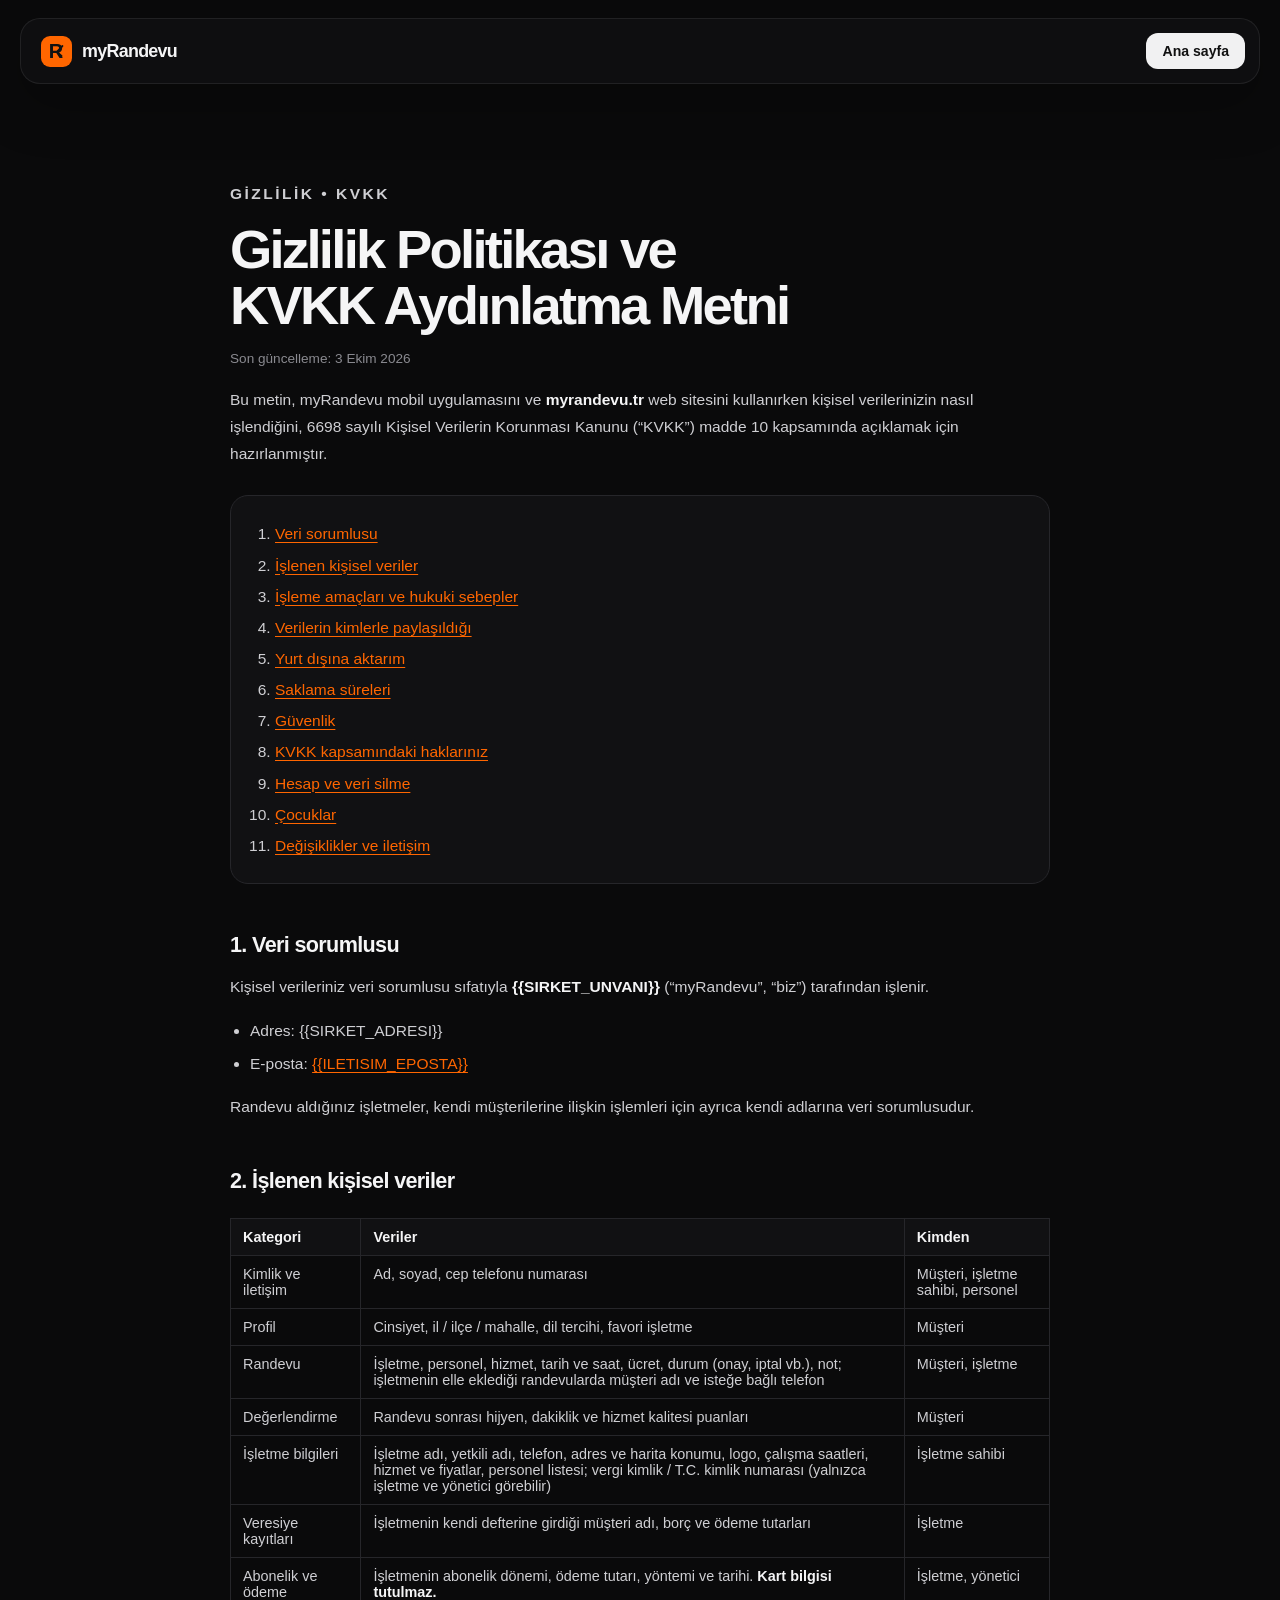
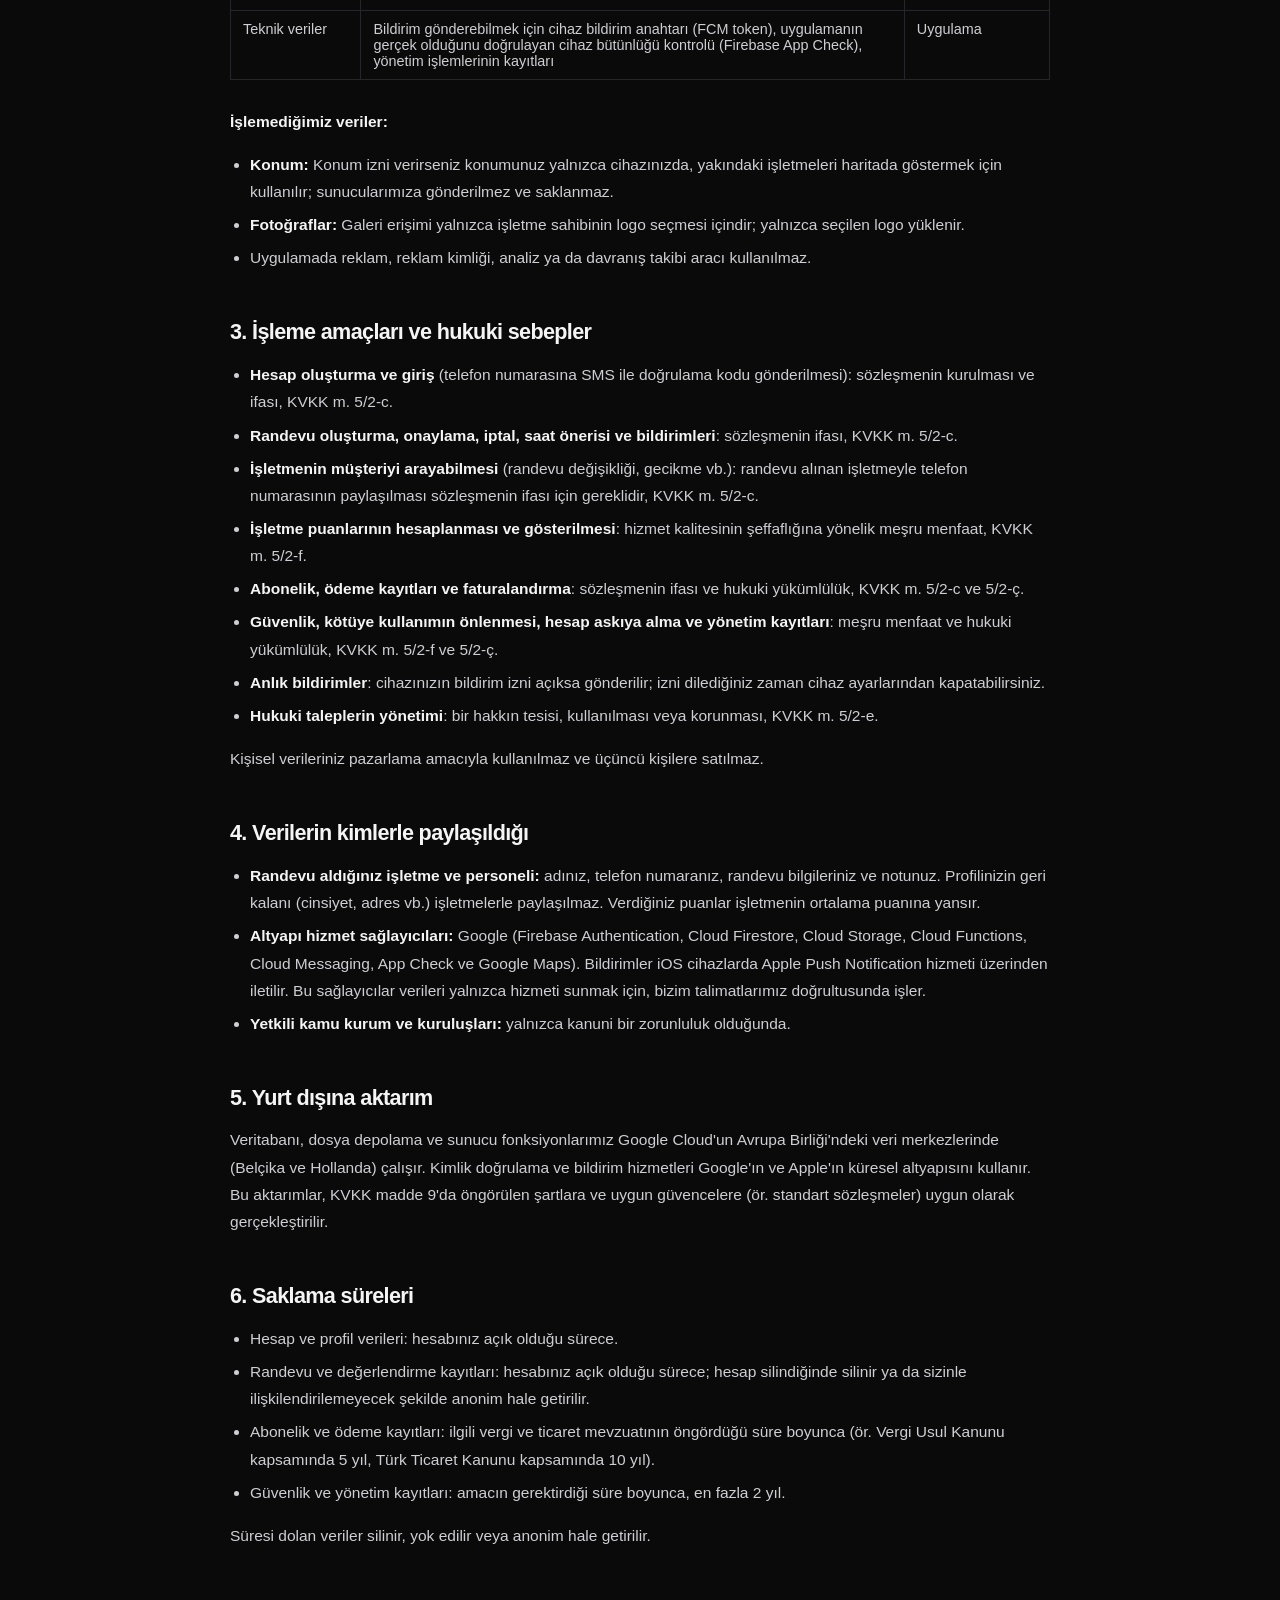
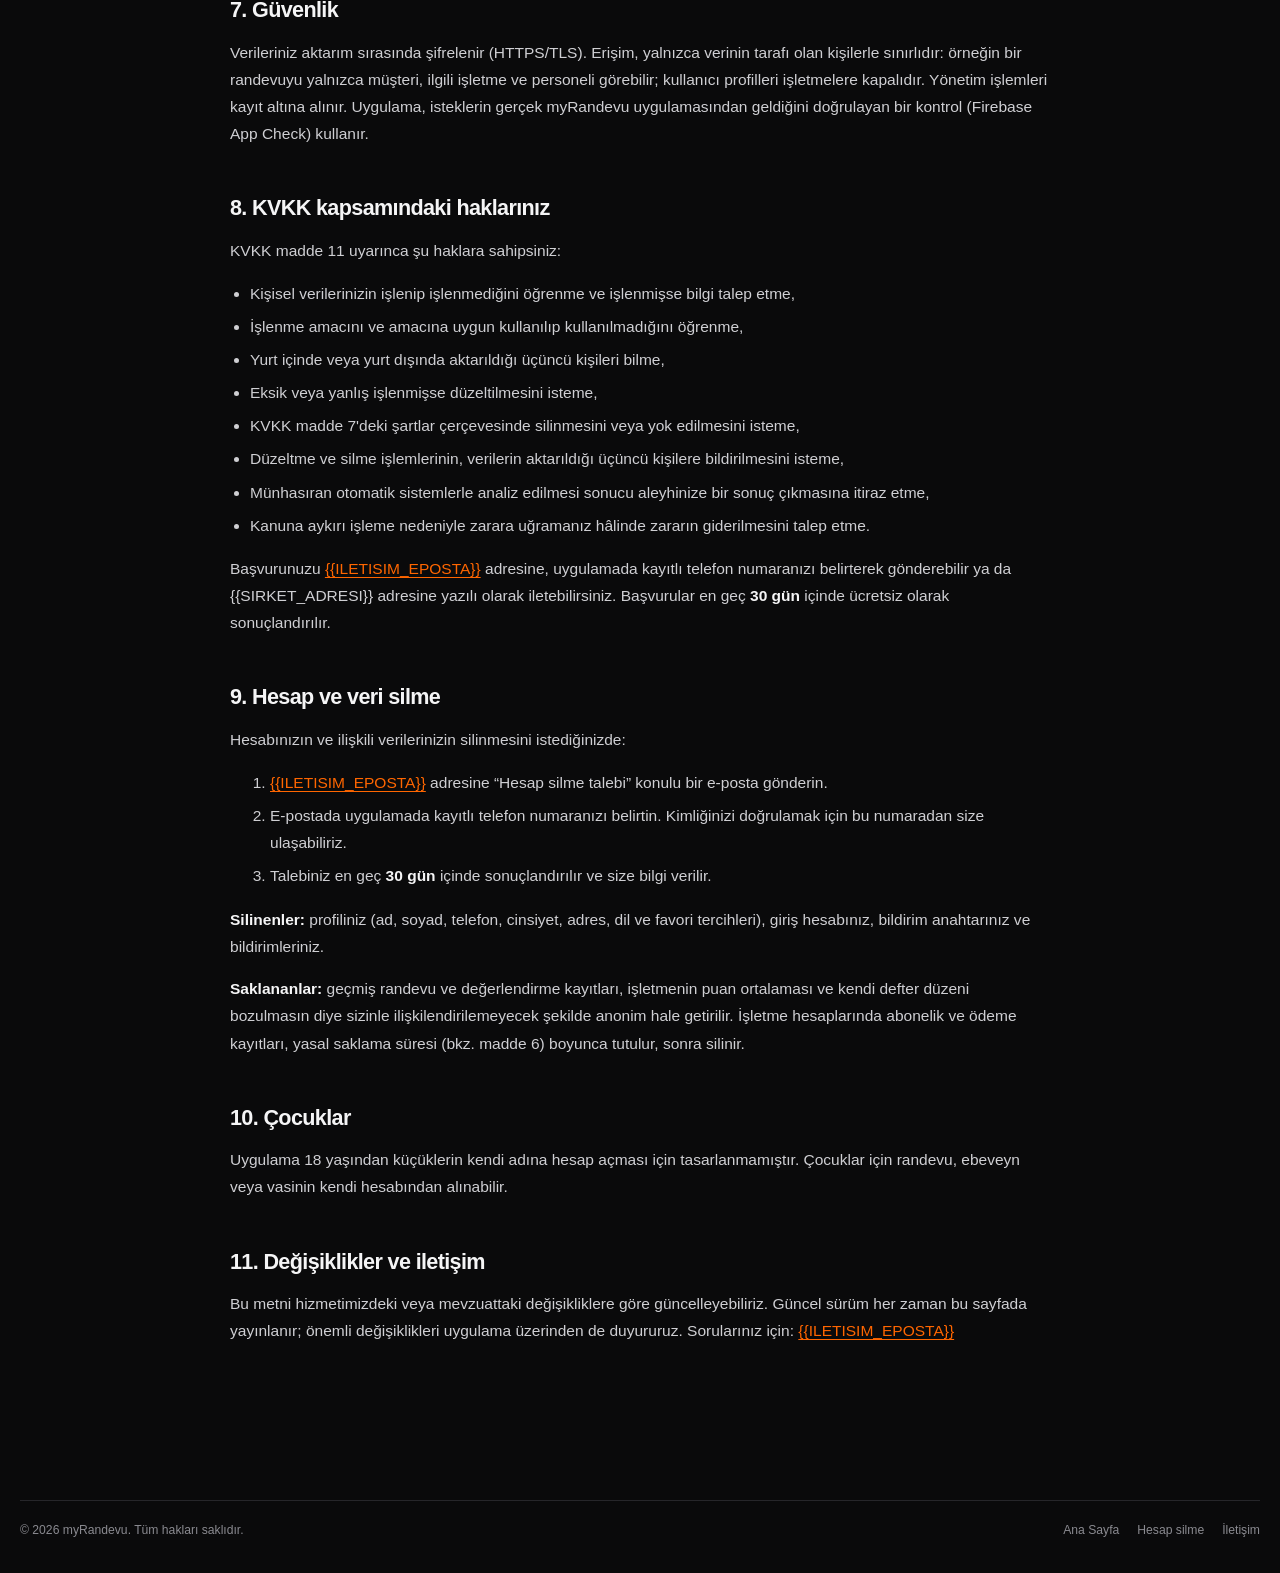
<file: kvkk.html>
<!DOCTYPE html>
<html lang="tr">
<head>
  <meta charset="UTF-8" />
  <meta name="viewport" content="width=device-width, initial-scale=1.0" />
  <title>KVKK Aydınlatma Metni — myRandevu</title>
  <link rel="canonical" href="https://myrandevu.tr/gizlilik.html" />
  <meta name="robots" content="noindex" />
  <meta http-equiv="refresh" content="0; url=gizlilik.html" />
  <style>body{margin:0;background:#0a0a0b;color:#f5f5f6;font-family:-apple-system,BlinkMacSystemFont,"Segoe UI",sans-serif;display:grid;place-items:center;min-height:100vh}a{color:#ff6600}</style>
</head>
<body>
  <p>KVKK Aydınlatma Metni <a href="gizlilik.html">Gizlilik ve KVKK</a> sayfasındadır.</p>
</body>
</html>
</file>
